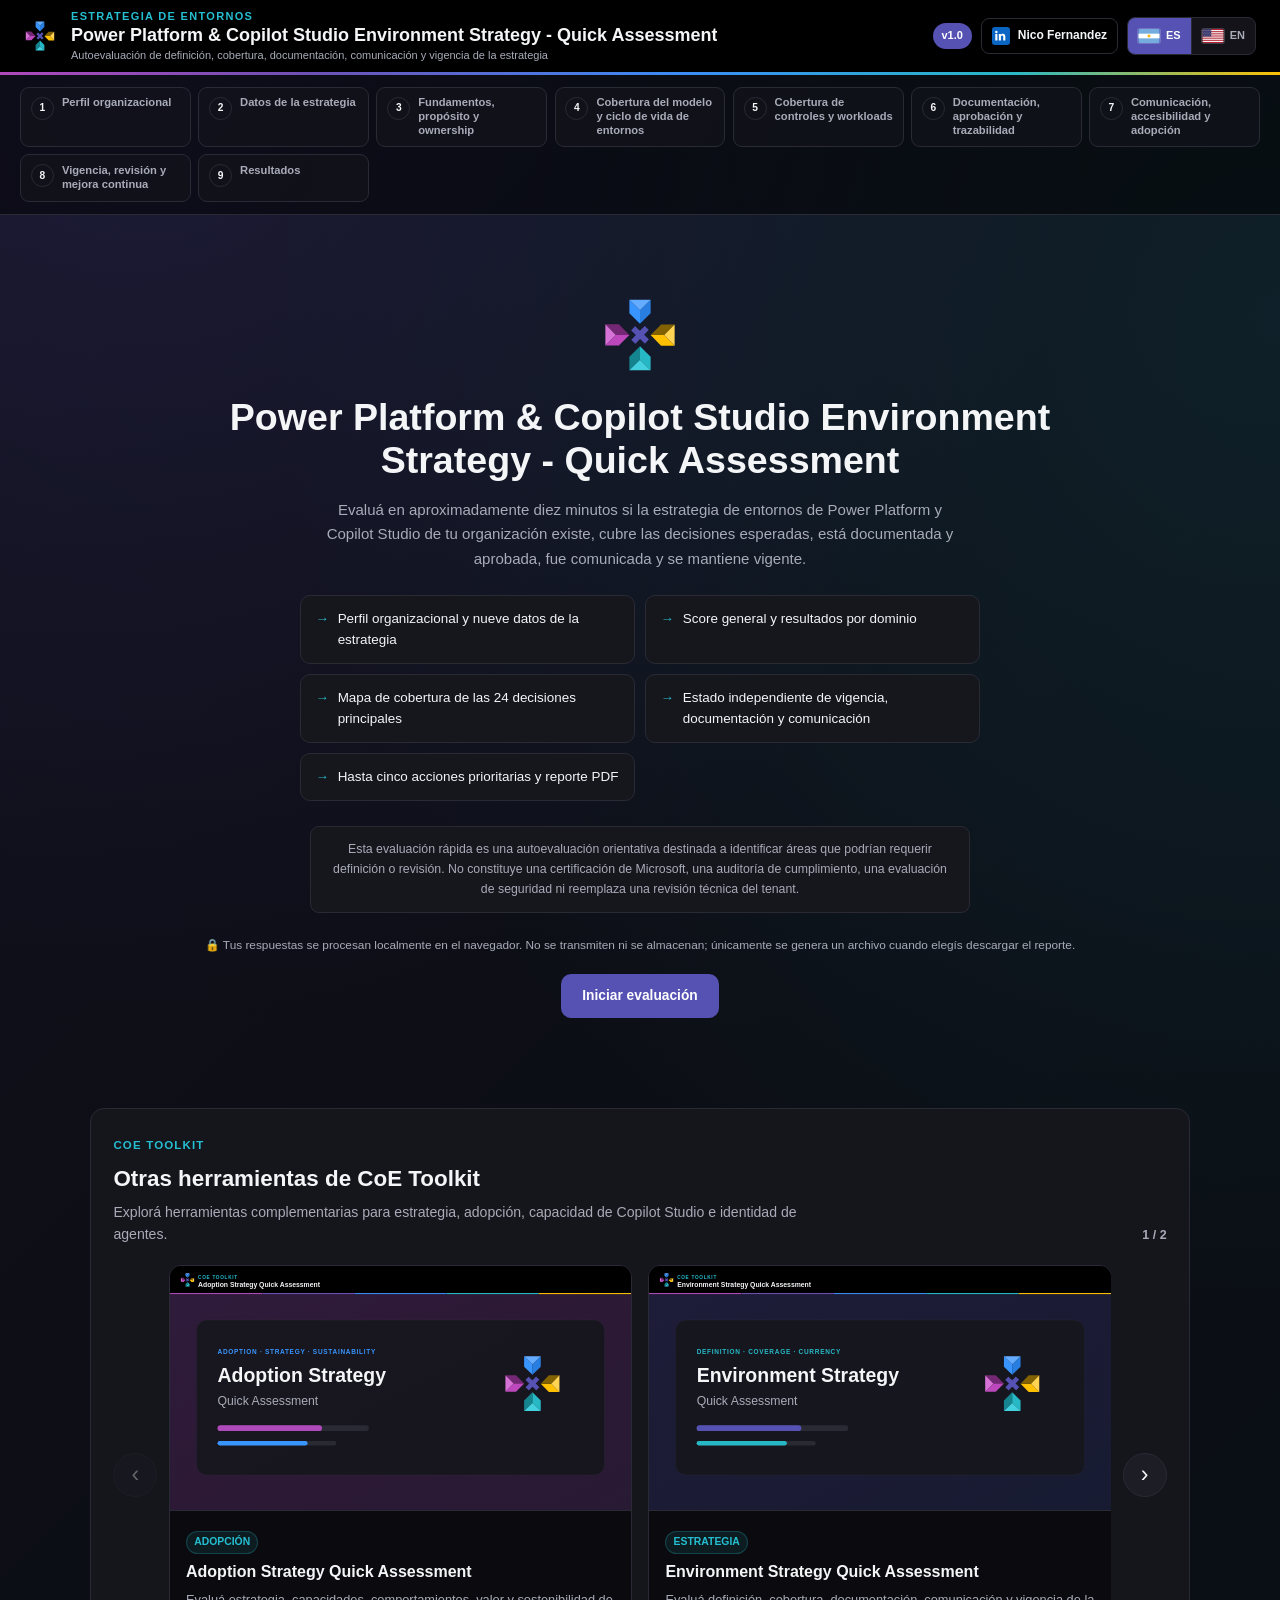
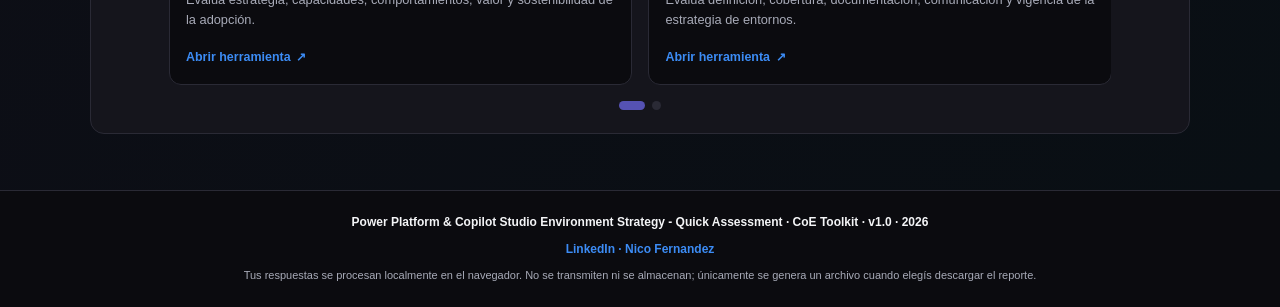
<file: index.html>
<!DOCTYPE html>
<html lang="es-AR">
<head>
  <meta charset="UTF-8" />
  <meta name="viewport" content="width=device-width, initial-scale=1.0" />
  <meta name="description" content="Power Platform &amp; Copilot Studio Environment Strategy - Quick Assessment" />
  <meta name="theme-color" content="#0b0b0f" />
  <title>Power Platform &amp; Copilot Studio Environment Strategy - Quick Assessment</title>
  <link rel="icon" href="./assets/icons/favicon.svg" type="image/svg+xml" />
  <link rel="icon" href="./assets/icons/favicon.ico" sizes="any" />
  <link rel="icon" href="./assets/icons/favicon-32x32.png" sizes="32x32" type="image/png" />
  <link rel="icon" href="./assets/icons/favicon-16x16.png" sizes="16x16" type="image/png" />
  <link rel="apple-touch-icon" href="./assets/icons/apple-touch-icon.png" />
  <link rel="manifest" href="./manifest.webmanifest" />
  <link rel="stylesheet" href="./assets/styles.css" />
</head>
<body>
  <header class="app-header" id="banner">
    <div class="app-header__inner">
      <div class="app-brand">
        <img class="app-brand__logo brand-logo" src="./assets/icons/coe-toolkit-logo.svg" alt="" width="32" height="32" />
        <div class="app-brand__text">
          <div class="app-brand__category" id="brand-category">ESTRATEGIA DE ENTORNOS</div>
          <div class="app-brand__title">Power Platform &amp; Copilot Studio Environment Strategy - Quick Assessment</div>
          <div class="app-brand__subtitle" id="banner-desc"></div>
        </div>
      </div>

      <nav class="app-header__actions" aria-label="Controles globales">
        <span class="test-badge" id="test-badge" hidden>TEST</span>
        <span class="app-version">v1.0</span>
        <a class="linkedin-profile" href="https://www.linkedin.com/in/nfernandezba" target="_blank" rel="noopener noreferrer" aria-label="LinkedIn de Nico Fernandez" title="LinkedIn · Nico Fernandez">
          <img class="linkedin-svg" src="./assets/icons/linkedin.svg" alt="" width="20" height="20" />
          <span>Nico Fernandez</span>
        </a>
        <div id="lang-switch" role="group" aria-label="Idioma / Language">
          <button class="lang-btn active" data-lang="es" type="button" onclick="setLanguage('es')" aria-label="Español" aria-pressed="true">
            <img class="flag-svg" src="./assets/icons/flag-es.svg" alt="" width="24" height="16" />
            <span>ES</span>
          </button>
          <button class="lang-btn" data-lang="en" type="button" onclick="setLanguage('en')" aria-label="English" aria-pressed="false">
            <img class="flag-svg" src="./assets/icons/flag-en.svg" alt="" width="24" height="16" />
            <span>EN</span>
          </button>
        </div>
      </nav>
    </div>
    <div class="app-header__brand-line" aria-hidden="true"></div>
  </header>

  <div class="app-main-region">
    <nav id="bpf-wrap" aria-label="Assessment progress"><div id="bpf"></div></nav>
    <main id="main" class="app-main">
      <div id="screen-container"></div>

      <section class="tools-section" aria-labelledby="tools-title">
        <header class="tools-header">
          <div>
            <span class="tools-eyebrow" id="tools-eyebrow">CoE Toolkit</span>
            <h2 id="tools-title">Otras herramientas de CoE Toolkit</h2>
            <p id="tools-body"></p>
          </div>
          <div class="carousel-status" aria-live="polite">
            <span id="tools-current-page">1</span>
            <span aria-hidden="true">/</span>
            <span id="tools-total-pages">2</span>
          </div>
        </header>

        <div class="tools-carousel">
          <button class="carousel-arrow carousel-arrow-prev" id="tools-prev" type="button" aria-label="Mostrar herramientas anteriores">‹</button>
          <div class="carousel-viewport">
            <div class="carousel-track" id="tools-track"></div>
          </div>
          <button class="carousel-arrow carousel-arrow-next" id="tools-next" type="button" aria-label="Mostrar herramientas siguientes">›</button>
        </div>
        <div class="carousel-dots" id="tools-dots" role="tablist" aria-label="Páginas de herramientas"></div>
      </section>
    </main>
  </div>

  <footer class="app-footer" id="footer">
    <div class="app-footer__inner">
      <p class="app-footer__product">Power Platform &amp; Copilot Studio Environment Strategy - Quick Assessment · CoE Toolkit · v1.0 · 2026</p>
      <a class="app-footer__author" href="https://www.linkedin.com/in/nfernandezba" target="_blank" rel="noopener noreferrer">LinkedIn · Nico Fernandez</a>
      <p class="app-footer__privacy" id="footer-privacy"></p>
    </div>
  </footer>

  <div id="toast" role="status" aria-live="polite"></div>
  <script src="./assets/vendor/jspdf.umd.min.js"></script>
  <script src="./assets/app.js"></script>
</body>
</html>
</file>
<file: assets/styles.css>
:root{
  --indigo:#5552B4;--indigo-d:#3e3c90;--blue:#3895FF;--teal:#27B8C6;--gold:#FFC000;
  --magenta:#BD47BD;--magenta-d:#742774;--red:#EE0055;--black:#000;--ink:#0B0B0F;
  --surface:#16161D;--surface-2:#1D1D26;--hairline:#2A2A35;--text:#F4F5F7;--muted:#A8ABB8;
  --spectrum:linear-gradient(135deg,#BD47BD 0%,#5552B4 32%,#3895FF 58%,#27B8C6 80%,#FFC000 100%);
  --font-d:"Aptos Display","Segoe UI",Arial,sans-serif;--font-b:"Aptos","Segoe UI",Arial,sans-serif;--radius:14px;
}
*,*::before,*::after{box-sizing:border-box;margin:0;padding:0}
html{scroll-behavior:smooth}body{background:var(--ink);color:var(--text);font-family:var(--font-b);font-size:1rem;line-height:1.6;min-height:100vh}
button,input,select,textarea{font:inherit}button{color:inherit}
a{color:inherit}
#banner{background:var(--black);border-bottom:3px solid transparent;border-image:var(--spectrum) 1;padding:1rem 1.5rem;display:flex;align-items:center;gap:1rem;position:sticky;top:0;z-index:100}
.logo-wrap{flex:0 0 auto}.brand-logo{width:38px;height:38px;display:block}.brand-text{flex:1;min-width:0}.tool-name{font-family:var(--font-d);font-size:clamp(.96rem,2.2vw,1.24rem);font-weight:700;line-height:1.2}.tool-desc{color:var(--muted);font-size:.78rem;margin-top:.15rem}.badge{background:var(--indigo);padding:.18rem .62rem;border-radius:999px;font-size:.68rem;font-weight:700;white-space:nowrap}
#lang-switch{display:inline-flex;border:1px solid var(--hairline);border-radius:9px;overflow:hidden;background:var(--surface);flex:0 0 auto}.lang-btn{border:0;background:transparent;display:inline-flex;align-items:center;gap:.38rem;padding:.42rem .62rem;cursor:pointer;color:var(--muted);font-size:.76rem;font-weight:700;transition:.2s}.lang-btn+ .lang-btn{border-left:1px solid var(--hairline)}.lang-btn:hover{background:var(--surface-2);color:var(--text)}.lang-btn.active{background:var(--indigo);color:#fff}.flag-svg{width:22px;height:14px;border-radius:2px;box-shadow:0 0 0 1px rgba(255,255,255,.18);display:block;flex:none}.linkedin-profile{display:inline-flex;align-items:center;gap:.38rem;color:var(--muted);text-decoration:none;border:1px solid var(--hairline);border-radius:9px;padding:.39rem .58rem;font-size:.73rem;font-weight:700;white-space:nowrap;transition:.18s}.linkedin-profile:hover{color:#fff;background:#0A66C2;border-color:#0A66C2}.linkedin-svg{width:18px;height:18px;display:block;flex:none}.footer-linkedin{border:0;padding:.15rem .3rem}.footer-linkedin:hover{background:transparent;color:#65a9eb}
#bpf-wrap{background:var(--black);border-bottom:1px solid var(--hairline);padding:.75rem 1.25rem}
#bpf{width:min(1400px,100%);margin:0 auto;display:grid;grid-template-columns:repeat(auto-fit,minmax(170px,1fr));gap:.45rem;align-items:stretch}
.bpf-phase{min-width:0;min-height:48px;display:flex;align-items:flex-start;gap:.5rem;padding:.55rem .62rem;border:1px solid var(--hairline);border-radius:9px;background:rgba(22,22,29,.52);user-select:none;transition:.18s}.bpf-phase.clickable{cursor:pointer}.bpf-phase.clickable:hover{border-color:var(--indigo);background:var(--surface)}
.bpf-circle{width:23px;height:23px;border-radius:50%;border:1.5px solid var(--hairline);display:flex;align-items:center;justify-content:center;font-size:.64rem;font-weight:700;flex:0 0 auto;margin-top:.02rem}.bpf-label{display:block;flex:1;min-width:0;max-height:none;font-size:.7rem;color:var(--muted);font-weight:600;line-height:1.22;white-space:normal!important;overflow:visible!important;text-overflow:clip!important;overflow-wrap:anywhere;word-break:normal}.bpf-phase.active{border-color:var(--indigo);box-shadow:0 0 0 1px rgba(85,82,180,.25)}.bpf-phase.active .bpf-circle{background:var(--indigo);border-color:var(--indigo);color:#fff}.bpf-phase.active .bpf-label{color:var(--text)}.bpf-phase.done .bpf-circle{background:var(--teal);border-color:var(--teal);color:#fff}.bpf-phase.done .bpf-label{color:var(--teal)}
#main{max-width:900px;margin:0 auto;padding:2rem 1.5rem 4rem}.section-intro{margin-bottom:1.35rem}.section-title{font-family:var(--font-d);font-size:clamp(1.25rem,3vw,1.6rem);font-weight:700;margin-bottom:.38rem}.section-desc{color:var(--muted);font-size:.9rem}.domain-weight{display:inline-block;background:var(--surface);border:1px solid var(--hairline);color:var(--muted);font-size:.73rem;padding:.2rem .58rem;border-radius:6px;margin-top:.45rem}
#intro-screen{text-align:center;padding:2.6rem 0}.intro-logo{margin:0 auto 1.35rem;width:78px;height:78px}.intro-title{font-family:var(--font-d);font-size:clamp(1.65rem,4vw,2.35rem);font-weight:700;line-height:1.15;margin-bottom:1rem}.intro-body{color:var(--muted);font-size:.94rem;max-width:650px;margin:0 auto 1.5rem}.intro-grid{display:grid;grid-template-columns:repeat(2,minmax(0,1fr));gap:.65rem;max-width:680px;margin:0 auto 1.6rem;text-align:left}.intro-item{background:var(--surface);border:1px solid var(--hairline);border-radius:10px;padding:.75rem .9rem;font-size:.84rem;display:flex;gap:.55rem}.intro-item::before{content:"→";color:var(--teal);font-weight:700}.disclaimer{font-size:.77rem;color:var(--muted);background:var(--surface);border:1px solid var(--hairline);border-radius:9px;padding:.8rem 1rem;max-width:660px;margin:0 auto 1.4rem}.privacy-note{font-size:.74rem;color:var(--muted);margin-bottom:1.25rem}
.card,.profile-card,.statement-card{background:var(--surface);border:1px solid var(--hairline);border-radius:var(--radius);padding:1.15rem 1.3rem;margin-bottom:.9rem}.profile-label,.stmt-id{font-size:.69rem;font-weight:700;color:var(--muted);text-transform:uppercase;letter-spacing:.055em}.profile-question,.stmt-text{font-family:var(--font-d);font-size:.96rem;font-weight:500;line-height:1.45;margin:.38rem 0 .8rem}.field-help{color:var(--muted);font-size:.76rem;margin-top:.45rem}.field-row{display:grid;grid-template-columns:minmax(0,1fr) minmax(180px,.55fr);gap:.7rem}.select-input,.text-input,.date-input{width:100%;background:var(--ink);color:var(--text);border:1.5px solid var(--hairline);border-radius:9px;padding:.62rem .72rem;outline:none}.select-input:focus,.text-input:focus,.date-input:focus{border-color:var(--indigo);box-shadow:0 0 0 3px rgba(85,82,180,.16)}.select-input option{background:var(--surface)}
.mode-row,.radio-group,.checkbox-group{display:flex;gap:.45rem;flex-wrap:wrap}.mode-chip,.radio-option,.checkbox-option{display:inline-flex;align-items:center;gap:.5rem;border:1.5px solid var(--hairline);border-radius:8px;padding:.48rem .7rem;cursor:pointer;font-size:.82rem;background:transparent;transition:.15s}.mode-chip:hover,.radio-option:hover,.checkbox-option:hover{border-color:var(--indigo);background:rgba(85,82,180,.08)}.mode-chip.selected,.radio-option.selected,.checkbox-option.selected{border-color:var(--indigo);background:rgba(85,82,180,.16)}.mode-chip input,.radio-option input,.checkbox-option input{display:none}.radio-dot{width:15px;height:15px;border-radius:50%;border:2px solid var(--hairline);flex:none}.selected .radio-dot{border-color:var(--indigo);background:var(--indigo);box-shadow:inset 0 0 0 3px var(--surface)}.check-box{width:16px;height:16px;border-radius:4px;border:2px solid var(--hairline);display:flex;align-items:center;justify-content:center;font-size:.65rem;flex:none}.selected .check-box{border-color:var(--indigo);background:var(--indigo);color:#fff}
.module-scope{background:linear-gradient(135deg,rgba(85,82,180,.13),rgba(39,184,198,.07));border:1px solid var(--hairline);border-radius:var(--radius);padding:1.15rem 1.3rem;margin:1.2rem 0}.module-scope h3{font-family:var(--font-d);font-size:1rem;margin-bottom:.3rem}.module-scope p{font-size:.79rem;color:var(--muted);margin-bottom:.75rem}.zone-grid{display:grid;grid-template-columns:repeat(3,minmax(0,1fr));gap:.55rem;margin-top:.8rem}.zone-card{background:rgba(11,11,15,.5);border:1px solid var(--hairline);border-radius:9px;padding:.7rem}.zone-card strong{display:block;font-family:var(--font-d);font-size:.76rem;margin-bottom:.25rem}.zone-card span{display:block;color:var(--muted);font-size:.7rem;line-height:1.45}.architecture-note{font-size:.72rem!important;color:var(--gold)!important;margin-top:.75rem!important;margin-bottom:0!important}
.scale-guide{background:linear-gradient(135deg,rgba(85,82,180,.12),rgba(39,184,198,.06));border:1px solid var(--hairline);border-radius:var(--radius);padding:1rem 1.1rem;margin:.8rem 0 1.3rem}.scale-guide summary{cursor:pointer;font-family:var(--font-d);font-size:.9rem;font-weight:700;list-style:none;display:flex;justify-content:space-between;gap:1rem}.scale-guide summary::-webkit-details-marker{display:none}.scale-guide summary::after{content:"+";color:var(--teal);font-size:1.1rem}.scale-guide[open] summary::after{content:"−"}.scale-guide-intro{color:var(--muted);font-size:.8rem;margin:.7rem 0}.scale-definition-list{display:grid;gap:.45rem}.scale-definition{display:grid;grid-template-columns:minmax(150px,.85fr) 2fr;gap:.8rem;border-top:1px solid rgba(168,171,184,.14);padding-top:.48rem}.scale-definition:first-child{border-top:0}.scale-definition strong,.scale-definition span{font-size:.78rem}.scale-definition span{color:var(--muted)}
.statement-card.unanswered{border-left:3px solid var(--gold)}.statement-card.answered{border-left:3px solid var(--teal)}.stmt-meta{display:flex;align-items:center;gap:.5rem}.conditional-badge{background:rgba(255,192,0,.12);color:var(--gold);border:1px solid rgba(255,192,0,.3);font-size:.62rem;font-weight:700;padding:.08rem .4rem;border-radius:4px}.scale-row{display:flex;gap:.38rem;flex-wrap:wrap}.scale-chip{border:1.5px solid var(--hairline);border-radius:8px;padding:.38rem .64rem;font-size:.75rem;font-weight:600;cursor:pointer;background:transparent;color:var(--text);transition:.15s}.scale-chip:hover{border-color:var(--indigo);background:rgba(85,82,180,.1)}.scale-chip.selected-0{border-color:var(--red);background:rgba(238,0,85,.15);color:#ff6688}.scale-chip.selected-1{border-color:var(--magenta);background:rgba(189,71,189,.18);color:#dc7bdc}.scale-chip.selected-2{border-color:var(--gold);background:rgba(255,192,0,.14);color:var(--gold)}.scale-chip.selected-3{border-color:var(--blue);background:rgba(56,149,255,.15);color:var(--blue)}.scale-chip.selected-4{border-color:var(--teal);background:rgba(39,184,198,.18);color:var(--teal)}
.nav-row{display:flex;justify-content:space-between;align-items:center;gap:1rem;margin-top:1.7rem}.btn{border:0;border-radius:10px;padding:.68rem 1.35rem;font-size:.86rem;font-weight:700;cursor:pointer;transition:.18s}.btn-primary{background:var(--indigo);color:#fff}.btn-primary:hover{background:var(--indigo-d)}.btn-ghost{background:transparent;color:var(--muted);border:1.5px solid var(--hairline)}.btn-ghost:hover{border-color:var(--text);color:var(--text)}.btn:disabled{opacity:.45;cursor:not-allowed}
.results-header{text-align:center;margin-bottom:1.8rem}.score-big{font-family:var(--font-d);font-size:clamp(3.2rem,9vw,4.8rem);font-weight:700;line-height:1;background:var(--spectrum);-webkit-background-clip:text;-webkit-text-fill-color:transparent;background-clip:text}.rating-label{font-family:var(--font-d);font-size:1.35rem;font-weight:700;margin:.35rem 0 .85rem}.indicator-grid{display:grid;grid-template-columns:repeat(2,minmax(0,1fr));gap:.8rem;margin:1.2rem 0 1.6rem}.indicator-card{background:var(--surface);border:1px solid var(--hairline);border-radius:12px;padding:1rem}.indicator-label{color:var(--muted);font-size:.7rem;text-transform:uppercase;letter-spacing:.05em;font-weight:700;margin-bottom:.35rem}.status-pill{display:inline-flex;align-items:center;gap:.45rem;border:1.5px solid;border-radius:999px;padding:.33rem .75rem;font-size:.8rem;font-weight:700}.status-pill::before{content:"";width:8px;height:8px;background:currentColor;border-radius:50%}.status-red{color:#ff6688;border-color:var(--red);background:rgba(238,0,85,.1)}.status-amber{color:var(--gold);border-color:var(--gold);background:rgba(255,192,0,.1)}.status-green{color:var(--teal);border-color:var(--teal);background:rgba(39,184,198,.1)}.status-blue{color:var(--blue);border-color:var(--blue);background:rgba(56,149,255,.1)}
.result-msg-card{background:var(--surface);border:1px solid var(--hairline);border-left:3px solid var(--indigo);border-radius:var(--radius);padding:1.2rem 1.35rem;margin-bottom:1.6rem}.result-msg-card h3{font-family:var(--font-d);font-size:1rem;margin-bottom:.35rem}.result-msg-card p{color:var(--muted);font-size:.86rem}.results-section-title{font-family:var(--font-d);font-size:1.05rem;font-weight:700;margin:1.45rem 0 .72rem;display:flex;align-items:center;gap:.5rem}.results-section-title .dot{width:8px;height:8px;border-radius:50%;background:var(--indigo)}.domain-bar-row{margin-bottom:.9rem}.domain-bar-label{display:flex;justify-content:space-between;align-items:flex-end;gap:1rem;margin-bottom:.3rem;font-size:.82rem}.domain-bar-name{font-weight:700}.domain-bar-pct{color:var(--muted);font-size:.75rem;text-align:right}.domain-bar-track{height:8px;background:var(--hairline);border-radius:5px;overflow:hidden}.domain-bar-fill{height:100%;border-radius:5px}.bar-critical{background:var(--red)}.bar-attention{background:var(--gold)}.bar-healthy{background:var(--teal)}
.coverage-grid{display:grid;grid-template-columns:repeat(2,minmax(0,1fr));gap:.55rem}.coverage-item{background:var(--surface);border:1px solid var(--hairline);border-radius:9px;padding:.72rem .82rem}.coverage-top{display:flex;justify-content:space-between;gap:.7rem;align-items:flex-start}.coverage-id{font-size:.67rem;color:var(--muted);font-weight:700}.coverage-title{font-size:.78rem;font-weight:600;line-height:1.35;margin-top:.18rem}.coverage-badge{font-size:.64rem;font-weight:700;padding:.15rem .42rem;border-radius:999px;white-space:nowrap}.cov-0{background:rgba(238,0,85,.13);color:#ff6688}.cov-1{background:rgba(189,71,189,.15);color:#dc7bdc}.cov-2{background:rgba(255,192,0,.13);color:var(--gold)}.cov-3{background:rgba(56,149,255,.13);color:var(--blue)}.cov-4{background:rgba(39,184,198,.13);color:var(--teal)}
.key-dates{display:grid;grid-template-columns:repeat(2,minmax(0,1fr));gap:.55rem}.key-date{background:var(--surface);border:1px solid var(--hairline);border-radius:9px;padding:.75rem}.key-date-label{color:var(--muted);font-size:.7rem}.key-date-value{font-size:.82rem;font-weight:700;margin-top:.15rem}.item-card,.action-card{background:var(--surface);border:1px solid var(--hairline);border-radius:10px;padding:.82rem 1rem;margin-bottom:.55rem;display:flex;gap:.75rem;align-items:flex-start}.item-id{font-size:.7rem;color:var(--muted);font-weight:700;flex:none}.item-text{font-size:.82rem}.action-num{width:27px;height:27px;border-radius:50%;display:flex;align-items:center;justify-content:center;background:var(--indigo);font-size:.73rem;font-weight:700;flex:none}.action-body{flex:1}.action-meta{font-size:.68rem;color:var(--muted);margin-bottom:.15rem}.action-text{font-size:.82rem;font-weight:600}.results-actions{display:flex;justify-content:center;gap:.7rem;flex-wrap:wrap;margin-top:1.8rem}.btn-pdf{display:inline-flex;align-items:center;gap:.45rem;background:var(--indigo);color:#fff}.btn-pdf:hover{background:var(--indigo-d)}.btn-linkedin{background:#0A66C2;color:#fff}.btn-linkedin:hover{background:#084c94}
.books-cta{margin-top:2.2rem;padding:1.35rem;border:1px solid var(--hairline);border-radius:var(--radius);background:radial-gradient(circle at top right,rgba(56,149,255,.14),transparent 38%),radial-gradient(circle at bottom left,rgba(189,71,189,.12),transparent 42%),var(--surface)}.books-cta-header{text-align:center;max-width:620px;margin:0 auto 1.1rem}.books-cta-title{font-family:var(--font-d);font-size:1.15rem;margin-bottom:.35rem}.books-cta-copy{color:var(--muted);font-size:.84rem}.books-grid{display:grid;grid-template-columns:repeat(2,minmax(0,1fr));gap:.85rem}.book-card{display:grid;grid-template-columns:84px 1fr;gap:.8rem;align-items:center;background:rgba(11,11,15,.72);border:1px solid var(--hairline);border-radius:11px;padding:.8rem}.book-cover-wrap{width:84px;height:126px;border-radius:6px;overflow:hidden;background:var(--hairline);box-shadow:0 7px 20px rgba(0,0,0,.28)}.book-cover{width:100%;height:100%;object-fit:cover;display:block}.book-cover-fallback{width:100%;height:100%;display:none;align-items:center;justify-content:center;padding:.45rem;text-align:center;background:var(--spectrum);font-size:.58rem;font-weight:700}.book-title{font-family:var(--font-d);font-size:.8rem;font-weight:700;line-height:1.3;margin-bottom:.35rem}.book-author{color:var(--muted);font-size:.69rem;margin-bottom:.55rem}.book-link{color:var(--blue);font-size:.75rem;font-weight:700;text-decoration:none}.book-link:hover{color:var(--teal)}
#footer{border-top:1px solid var(--hairline);text-align:center;padding:1.4rem 1.5rem;color:var(--muted);font-size:.72rem;display:flex;flex-direction:column;gap:.28rem;align-items:center}#toast{position:fixed;bottom:1.4rem;left:50%;transform:translateX(-50%) translateY(2rem);background:var(--indigo);color:#fff;padding:.62rem 1.25rem;border-radius:999px;font-size:.82rem;font-weight:600;opacity:0;pointer-events:none;transition:.28s;z-index:999;max-width:90vw;text-align:center}#toast.show{opacity:1;transform:translateX(-50%) translateY(0)}
@media(max-width:760px){.zone-grid{grid-template-columns:1fr}#banner{padding:.8rem;gap:.65rem}.brand-logo{width:32px;height:32px}.tool-desc,.badge{display:none}.linkedin-profile span{display:none}.linkedin-profile{padding:.38rem}.lang-btn{padding:.4rem .48rem}.lang-btn span{display:none}#bpf-wrap{padding:.6rem .7rem}#bpf{grid-template-columns:repeat(2,minmax(0,1fr))}.bpf-phase{padding:.48rem}.bpf-label{font-size:.67rem}#main{padding:1.4rem .9rem 3rem}.intro-grid,.indicator-grid,.coverage-grid,.key-dates,.books-grid{grid-template-columns:1fr}.field-row{grid-template-columns:1fr}.scale-definition{grid-template-columns:1fr;gap:.15rem}.book-card{grid-template-columns:76px 1fr}.book-cover-wrap{width:76px;height:114px}}
@media(max-width:390px){#bpf{grid-template-columns:1fr}.scale-chip{padding:.34rem .52rem;font-size:.7rem}.nav-row{gap:.5rem}.btn{padding:.62rem .9rem}}
@media print{#banner,#bpf-wrap,#footer,.results-actions,.books-cta{display:none!important}body{background:#fff;color:#111}#main{max-width:none}.card,.statement-card,.indicator-card,.coverage-item,.key-date,.item-card,.action-card{background:#fff;color:#111;border-color:#ddd}.section-desc,.field-help,.indicator-label,.domain-bar-pct,.key-date-label,.action-meta{color:#555}}

/* CoE Toolkit application shell alignment */
:root{
  --font-display:"Aptos Display","Segoe UI",Arial,sans-serif;
  --font-body:"Aptos","Segoe UI",Arial,sans-serif;
  --color-header-bg:#000000;
  --color-page-bg:#0b0b0f;
  --color-page-gradient-purple:rgba(85,82,180,.18);
  --color-page-gradient-cyan:rgba(37,191,209,.10);
  --color-page-gradient-deep:#090f14;
  --color-surface:#16161d;
  --color-surface-hover:#1d1d26;
  --color-border:#2a2a35;
  --color-text-primary:#f4f5f7;
  --color-text-secondary:#a8abb8;
  --color-text-muted:#7f8390;
  --color-primary:#5552b4;
  --color-primary-hover:#6662c8;
  --color-accent-cyan:#25bfd1;
  --color-accent-blue:#3c8cf5;
  --color-accent-magenta:#b049bc;
  --color-accent-yellow:#fcc004;
  --radius-sm:8px;--radius-md:10px;--radius-lg:14px;--radius-pill:999px;
  --header-height:72px;--footer-min-height:112px;--content-max-width:1200px;
  --page-padding-desktop:24px;--page-padding-tablet:16px;--page-padding-mobile:12px;
  --font-d:var(--font-display);--font-b:var(--font-body);
  --indigo:var(--color-primary);--blue:#3895ff;--teal:#27b8c6;--gold:#ffc000;--magenta:#bd47bd;
  --ink:var(--color-page-bg);--surface:var(--color-surface);--surface-2:var(--color-surface-hover);--hairline:var(--color-border);--text:var(--color-text-primary);--muted:var(--color-text-secondary);
}
html,body{min-height:100%;}
body{min-height:100dvh;display:grid;grid-template-rows:auto 1fr auto;margin:0;background:var(--color-page-bg);font-family:var(--font-body);overflow-x:hidden;}
:focus-visible{outline:2px solid var(--color-accent-cyan);outline-offset:3px;}
.app-header{position:sticky;top:0;z-index:1000;width:100%;background:var(--color-header-bg);}
.app-header__inner{min-height:var(--header-height);display:flex;align-items:center;justify-content:space-between;gap:1rem;padding:0 var(--page-padding-desktop);}
.app-header__brand-line{height:3px;width:100%;background:linear-gradient(90deg,#b049bc 0%,#6e50b6 24%,#3c8cf5 53%,#28b8c7 79%,#fcc004 100%);}
.app-brand{display:flex;align-items:center;gap:15px;min-width:0;flex:1;}
.app-brand__logo{width:32px;height:32px;display:block;flex:0 0 32px;}
.app-brand__text{min-width:0;}
.app-brand__category{font-family:var(--font-body);font-size:11px;font-weight:700;line-height:1.1;letter-spacing:.12em;text-transform:uppercase;color:var(--color-accent-cyan);margin-bottom:3px;}
.app-brand__title{font-family:var(--font-display);font-size:18px;font-weight:700;line-height:1.15;color:var(--color-text-primary);white-space:nowrap;overflow:hidden;text-overflow:ellipsis;}
.app-brand__subtitle{color:var(--color-text-secondary);font-size:11px;line-height:1.25;margin-top:3px;white-space:nowrap;overflow:hidden;text-overflow:ellipsis;}
.app-header__actions{display:flex;align-items:center;justify-content:flex-end;gap:.55rem;flex:0 0 auto;}
.app-version,.test-badge{font-family:var(--font-body);font-size:11px;font-weight:700;color:#fff;border-radius:var(--radius-pill);padding:4px 9px;white-space:nowrap;}
.app-version{background:var(--color-primary);}.test-badge{background:#8b2bb2;box-shadow:0 0 0 1px rgba(255,255,255,.22) inset;}
#banner{padding:0;border:0;display:block;position:sticky;background:#000;}
.brand-logo{width:32px;height:32px;display:block;}
.linkedin-profile{min-height:36px;display:inline-flex;align-items:center;gap:8px;padding:0 10px;border:1px solid var(--color-border);border-radius:var(--radius-sm);background:transparent;color:var(--color-text-primary);font-family:var(--font-body);font-size:12px;font-weight:600;text-decoration:none;}
.linkedin-profile:hover{background:var(--color-surface-hover);border-color:var(--color-border);color:#fff;}
#lang-switch{min-height:36px;border:1px solid var(--color-border);border-radius:var(--radius-sm);background:rgba(22,22,29,.88);}
.lang-btn{min-height:36px;padding:0 10px;color:var(--color-text-secondary);font-size:11px;}
.lang-btn.active{background:var(--color-primary);color:#fff;}
.app-main-region{min-width:0;background:radial-gradient(circle at 12% 0%,var(--color-page-gradient-purple) 0%,rgba(85,82,180,.08) 24%,transparent 46%),radial-gradient(circle at 100% 14%,var(--color-page-gradient-cyan) 0%,rgba(37,191,209,.05) 28%,transparent 52%),linear-gradient(135deg,#11101d 0%,#0d0e16 44%,var(--color-page-gradient-deep) 100%);}
#bpf-wrap{background:rgba(0,0,0,.52);border-bottom:1px solid var(--color-border);padding:.72rem 1.25rem;}
#main.app-main{width:100%;max-width:var(--content-max-width);margin:0 auto;padding:40px var(--page-padding-desktop) 56px;background:transparent;}
#screen-container{max-width:900px;margin:0 auto;}
.intro-logo .brand-logo{width:78px;height:78px;margin:0 auto;}
.app-footer{min-height:var(--footer-min-height);border-top:1px solid var(--color-border);background:var(--color-page-bg);padding:24px 16px;font-family:var(--font-body);color:var(--color-text-secondary);text-align:center;}
.app-footer__inner{width:100%;max-width:1000px;margin:0 auto;display:grid;gap:8px;justify-items:center;}
.app-footer__product{color:var(--color-text-primary);font-size:12px;font-weight:600;}
.app-footer__author{color:var(--color-accent-blue);font-size:12px;font-weight:600;text-decoration:none;}
.app-footer__privacy{max-width:900px;color:var(--color-text-secondary);font-size:11px;line-height:1.55;}
#footer{display:block;margin:0;}
.results-actions .btn-sample{background:rgba(39,184,198,.12);border-color:rgba(39,184,198,.55);color:#9deaf0;text-decoration:none;}
.test-report-note{display:flex;gap:.7rem;align-items:flex-start;margin:1rem 0;padding:.85rem 1rem;border:1px solid rgba(176,73,188,.45);border-left:3px solid var(--color-accent-magenta);border-radius:10px;background:rgba(176,73,188,.08);font-size:.78rem;color:var(--color-text-secondary);}
.test-report-note strong{color:var(--color-text-primary);white-space:nowrap;}

/* CoE Toolkit tools carousel */
.tools-section{max-width:1100px;margin:3rem auto 0;padding:1.4rem;color:var(--color-text-primary);background:rgba(22,22,29,.92);border:1px solid var(--color-border);border-radius:var(--radius-lg);font-family:var(--font-body);}
.tools-header{display:flex;justify-content:space-between;align-items:flex-end;gap:1rem;margin-bottom:1.2rem;}
.tools-header h2{margin:.25rem 0;font-family:var(--font-display);font-size:1.4rem;}.tools-header p{max-width:700px;margin:0;color:var(--color-text-secondary);font-size:.88rem;}.tools-eyebrow{color:var(--color-accent-cyan);font-size:.72rem;font-weight:700;letter-spacing:.1em;text-transform:uppercase;}.carousel-status{flex:none;color:var(--color-text-secondary);font-size:.78rem;font-weight:700;}.tools-carousel{display:grid;grid-template-columns:44px minmax(0,1fr) 44px;gap:.7rem;align-items:center;}.carousel-viewport{width:100%;overflow:hidden;}.carousel-track{display:flex;transition:transform .35s ease;will-change:transform;}.carousel-page{flex:0 0 100%;min-width:100%;display:grid;grid-template-columns:repeat(2,minmax(0,1fr));gap:1rem;}.tool-card{min-width:0;overflow:hidden;color:inherit;text-decoration:none;background:var(--color-page-bg);border:1px solid var(--color-border);border-radius:12px;transition:transform .18s ease,border-color .18s ease,box-shadow .18s ease;}.tool-card:hover{transform:translateY(-3px);border-color:var(--color-primary);box-shadow:0 12px 30px rgba(0,0,0,.28);}.tool-card-disabled{cursor:not-allowed;opacity:.72;}.tool-card-disabled:hover{transform:none;border-color:var(--color-border);box-shadow:none;}.tool-image-wrap{aspect-ratio:16/8.5;overflow:hidden;background:var(--color-surface-hover);border-bottom:1px solid var(--color-border);}.tool-image{width:100%;height:100%;display:block;object-fit:cover;object-position:top center;transition:transform .25s ease;}.tool-card:hover .tool-image{transform:scale(1.015);}.tool-card-disabled:hover .tool-image{transform:none;}.tool-content{padding:1rem;}.tool-category{display:inline-flex;margin-bottom:.5rem;padding:.16rem .45rem;color:var(--color-accent-cyan);background:rgba(39,184,198,.1);border:1px solid rgba(39,184,198,.25);border-radius:999px;font-size:.65rem;font-weight:700;text-transform:uppercase;}.tool-content h3{margin:0 0 .45rem;font-family:var(--font-display);font-size:1rem;line-height:1.3;}.tool-content p{margin:0 0 .8rem;color:var(--color-text-secondary);font-size:.8rem;line-height:1.55;}.tool-link-label{display:inline-flex;align-items:center;gap:.35rem;color:var(--color-accent-blue);font-size:.78rem;font-weight:700;}.carousel-arrow{width:44px;height:44px;padding:0;color:var(--color-text-primary);background:var(--color-surface-hover);border:1px solid var(--color-border);border-radius:50%;cursor:pointer;font-family:var(--font-body);font-size:1.45rem;line-height:1;transition:.18s ease;}.carousel-arrow:hover:not(:disabled){background:var(--color-primary);border-color:var(--color-primary);}.carousel-arrow:disabled{opacity:.35;cursor:not-allowed;}.carousel-dots{display:flex;justify-content:center;gap:.45rem;margin-top:1rem;}.carousel-dot{width:9px;height:9px;padding:0;background:var(--color-border);border:0;border-radius:999px;cursor:pointer;transition:.2s ease;}.carousel-dot.active{width:26px;background:var(--color-primary);}

@media(max-width:900px){.app-header__inner{padding:0 var(--page-padding-tablet);}.app-brand__subtitle{display:none;}.app-header__actions{gap:.35rem;}#main.app-main{padding:32px var(--page-padding-tablet) 48px;}}
@media(max-width:760px){.app-header__inner{min-height:64px;padding:0 var(--page-padding-tablet);}.app-brand__logo,.brand-logo{width:28px;height:28px;flex-basis:28px;}.app-brand{gap:10px;}.app-brand__category{font-size:9px;}.app-brand__title{font-size:15px;}.linkedin-profile span{display:none;}.linkedin-profile{width:36px;padding:0;justify-content:center;}.app-version{display:none;}.lang-btn{padding:0 8px;}.lang-btn span{display:inline;}#main.app-main{padding:28px var(--page-padding-tablet) 42px;}.tools-header{align-items:flex-start;}.tools-carousel{grid-template-columns:38px minmax(0,1fr) 38px;gap:.4rem;}.carousel-page{grid-template-columns:1fr;}.carousel-arrow{width:38px;height:38px;}}
@media(max-width:480px){.app-header__inner{padding:0 var(--page-padding-mobile);}.app-brand__title{max-width:48vw;}.app-header__actions{gap:.25rem;}.linkedin-profile{display:none;}.lang-btn{padding:0 7px;}.lang-btn .flag-svg{width:20px;}#main.app-main{padding:24px var(--page-padding-mobile) 36px;}.tools-section{padding:1rem;}.tools-carousel{grid-template-columns:32px minmax(0,1fr) 32px;}.carousel-arrow{width:32px;height:32px;font-size:1.15rem;}.test-report-note{flex-direction:column;gap:.2rem;}}
@media(prefers-reduced-motion:reduce){html{scroll-behavior:auto}.carousel-track,.tool-card,.tool-image{transition:none!important}.btn,.bpf-phase{transition:none!important}}
@media print{.app-header,#bpf-wrap,.app-footer,.carousel-arrow,.carousel-dots,.carousel-status{display:none!important}.app-main-region{background:#fff!important}.tools-section{break-before:page;background:#fff;color:#111;border-color:#ccc}.carousel-viewport{overflow:visible}.carousel-track{display:block;transform:none!important}.carousel-page{margin-bottom:1rem;page-break-inside:avoid}.tool-card{color:#111;background:#fff}.tool-content p{color:#555}}
</file>
